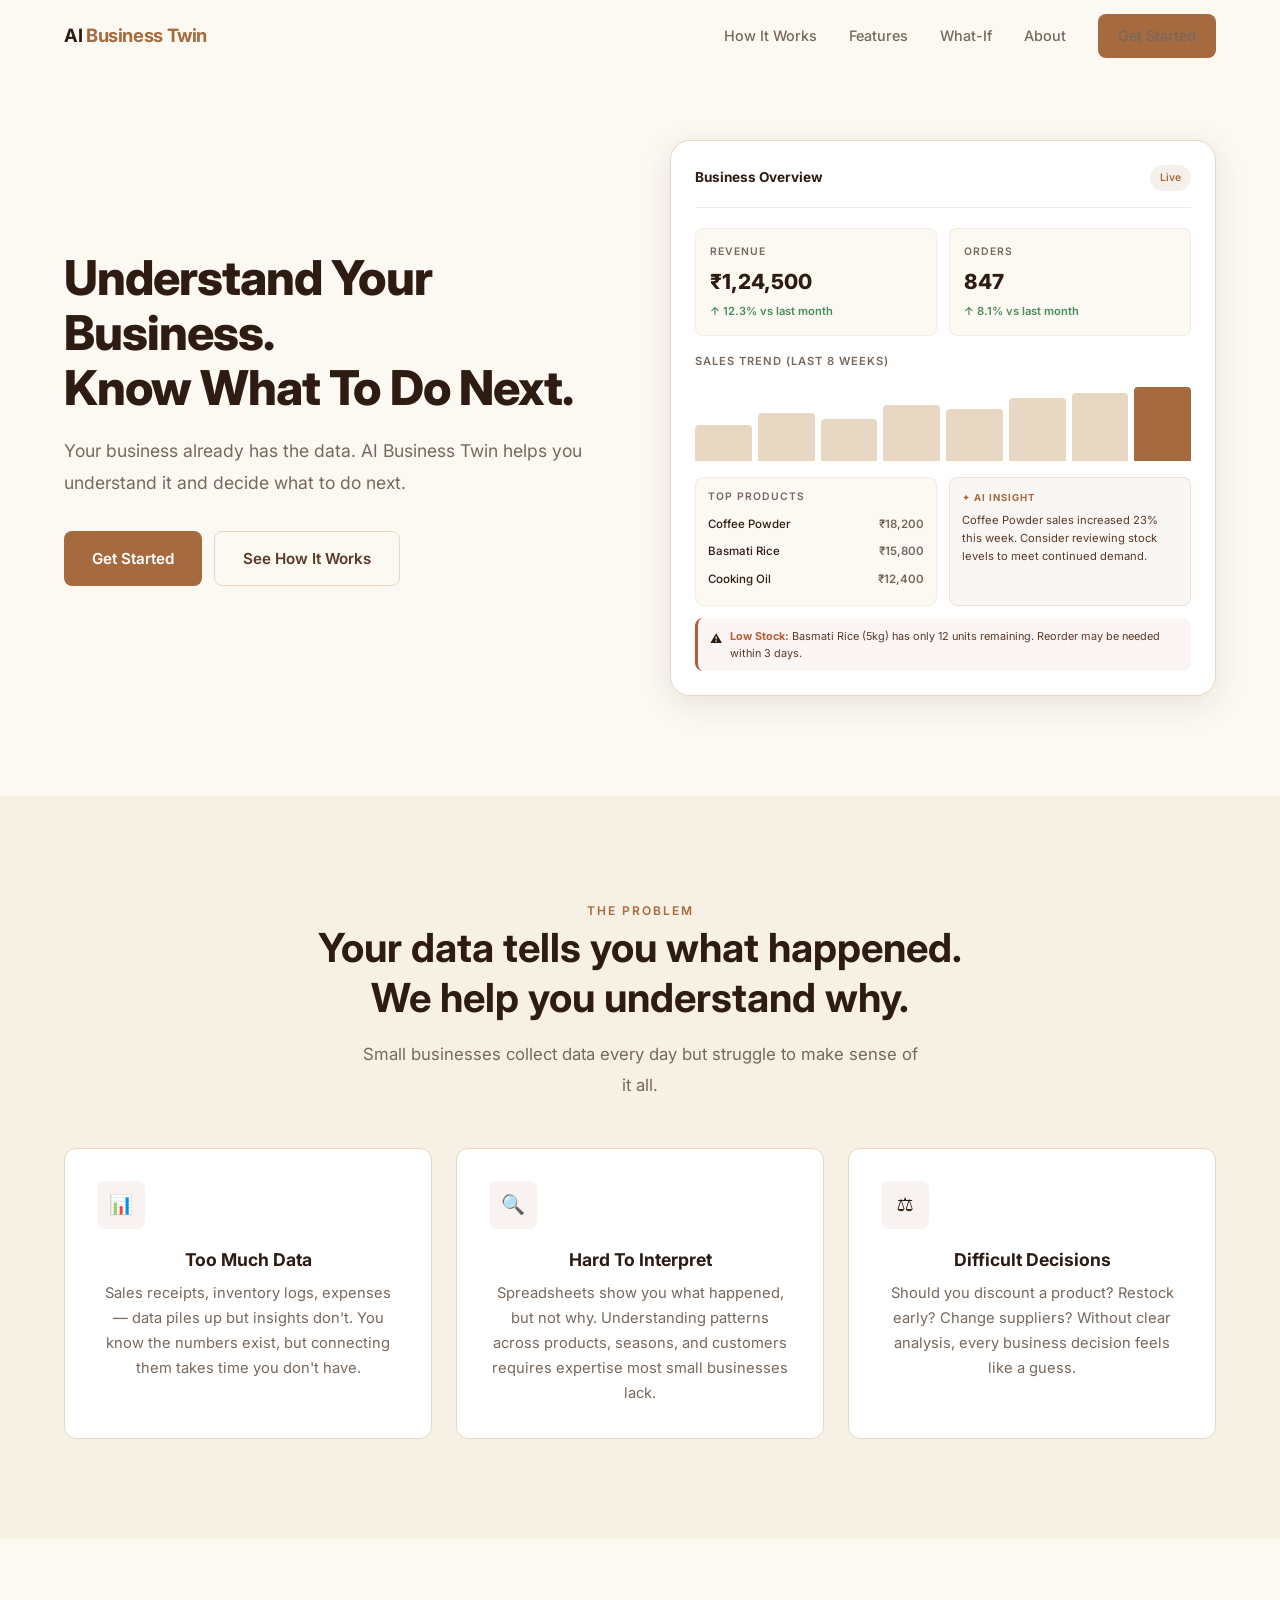
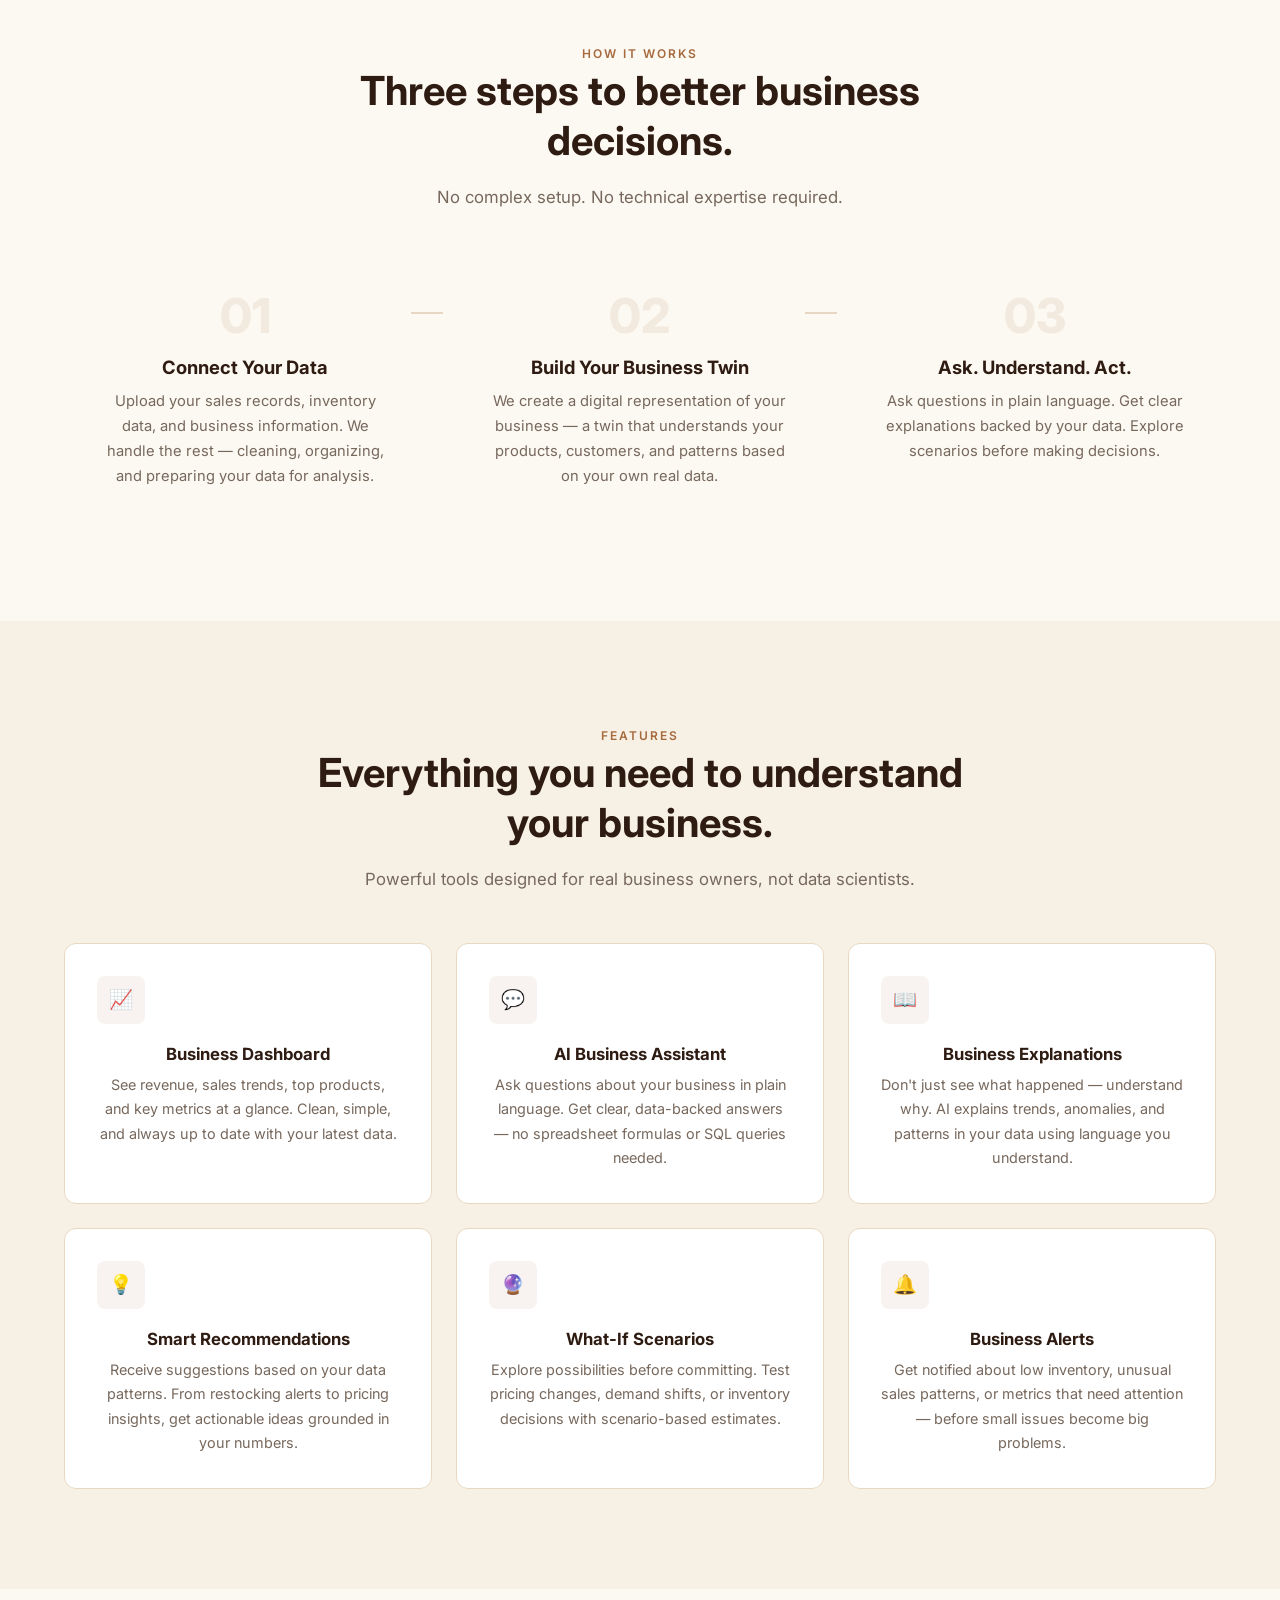
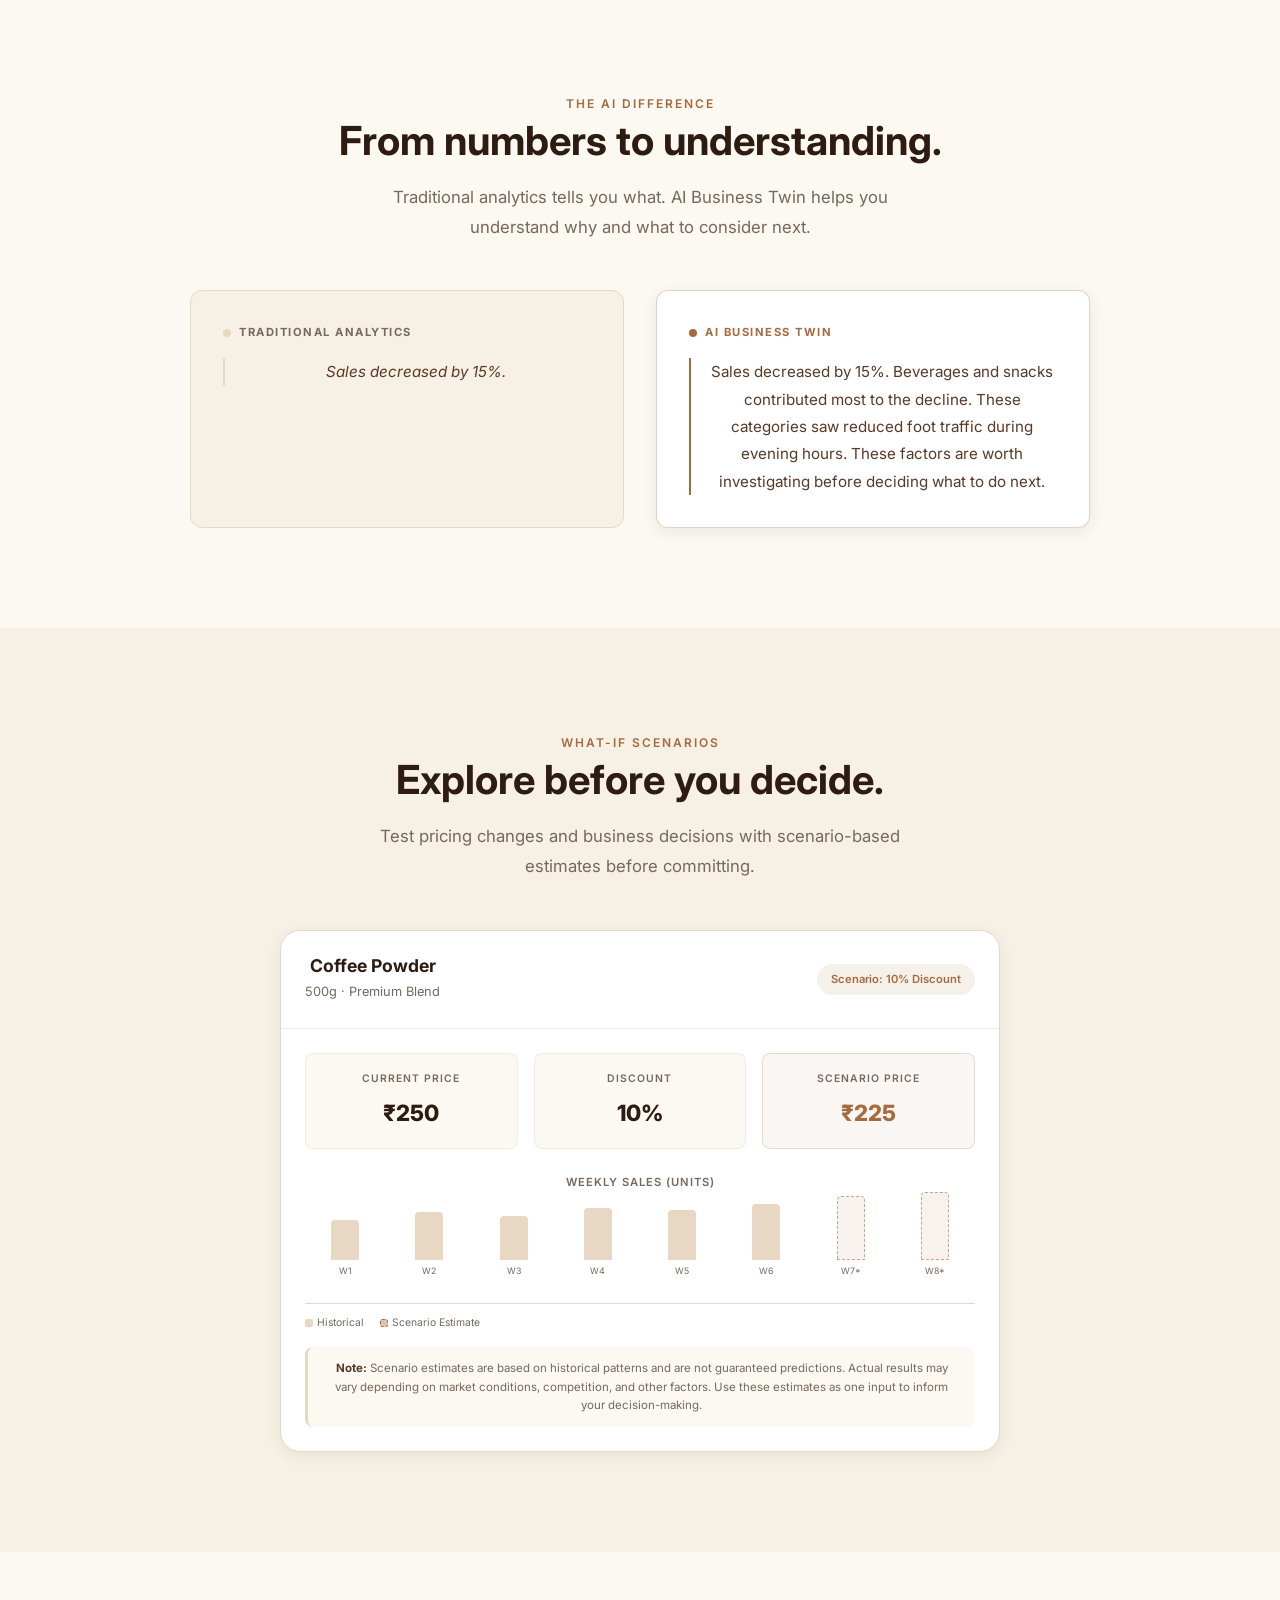
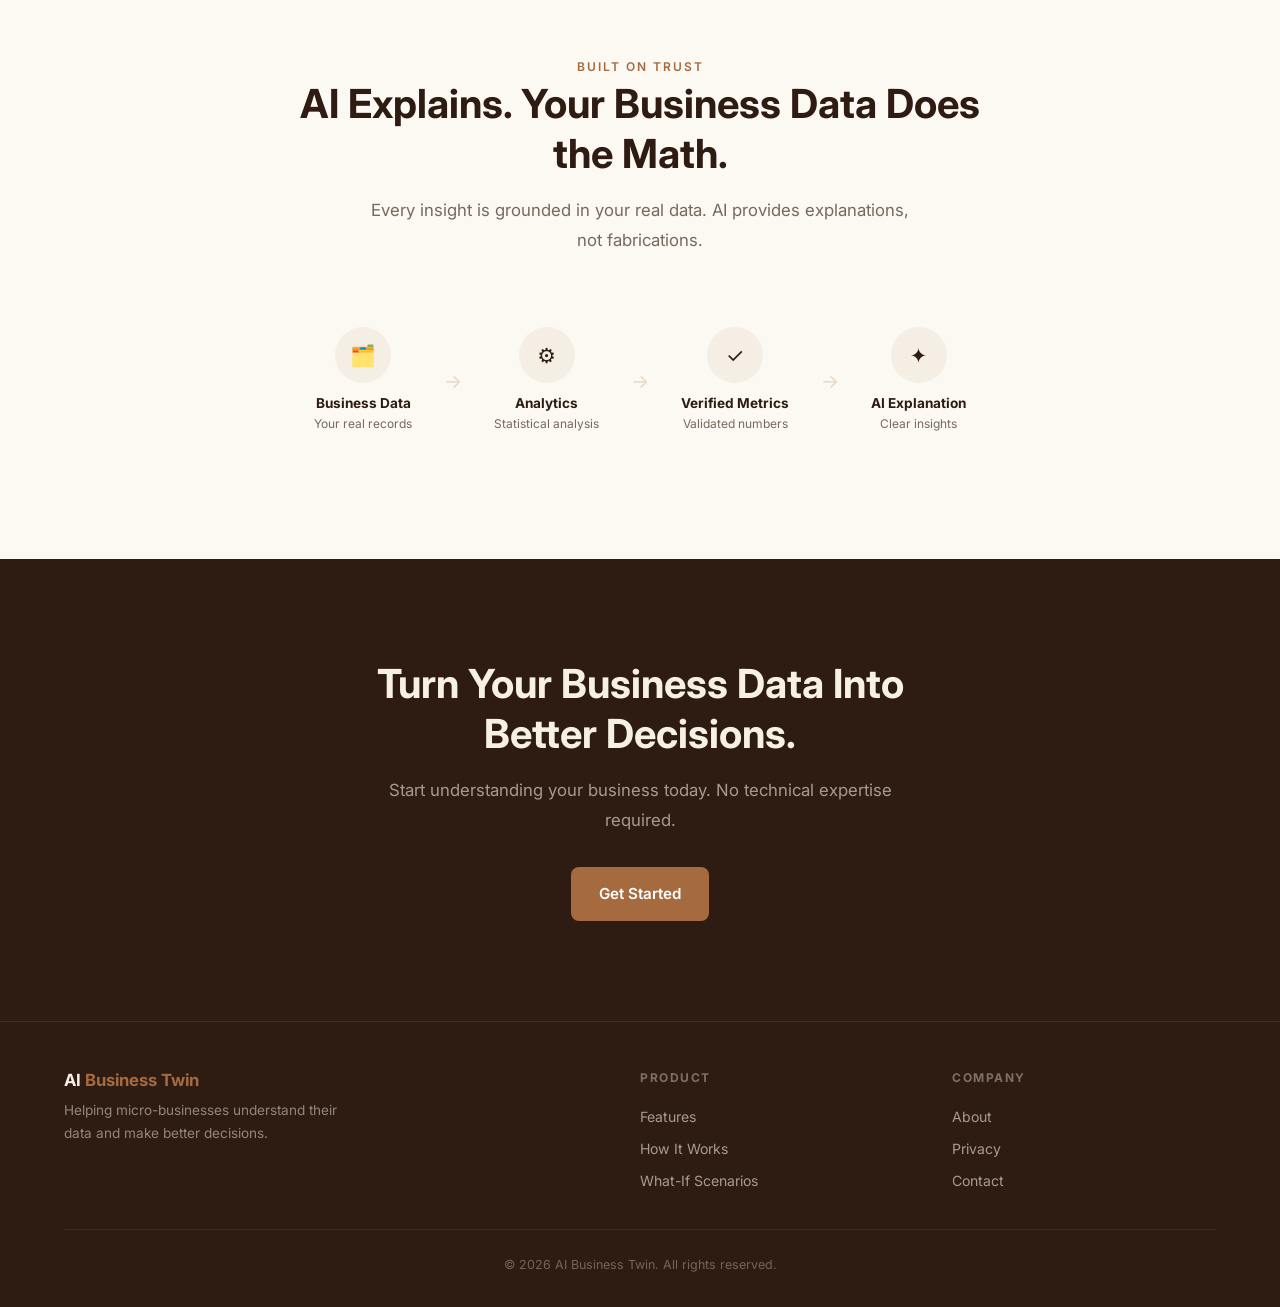
<file: templates/index.html>
<!DOCTYPE html>
<html lang="en">
<head>
  <meta charset="UTF-8" />
  <meta name="viewport" content="width=device-width, initial-scale=1.0" />
  <title>AI Business Twin — Understand Your Business. Know What To Do Next.</title>
  <meta name="description" content="AI Business Twin helps micro-businesses understand their data and decide what to do next. Turn your business data into better decisions." />
  <link rel="preconnect" href="https://fonts.googleapis.com" />
  <link rel="preconnect" href="https://fonts.gstatic.com" crossorigin />
  <link href="https://fonts.googleapis.com/css2?family=Inter:wght@400;500;600;700;800&display=swap" rel="stylesheet" />
  <link rel="stylesheet" href="/static/css/style.css" />
</head>
<body>

  <!-- ===================== NAVBAR ===================== -->
  <nav class="navbar" id="navbar" role="navigation" aria-label="Main navigation">
    <div class="container">
      <a href="#" class="nav-logo" aria-label="AI Business Twin Home">AI <span>Business Twin</span></a>
      <ul class="nav-links" id="nav-links">
        <li><a href="#how-it-works">How It Works</a></li>
        <li><a href="#features">Features</a></li>
        <li><a href="#whatif">What-If</a></li>
        <li><a href="#trust">About</a></li>
        <li><a href="/login" class="btn btn-primary btn-sm">Get Started</a></li>
      </ul>
      <button class="hamburger" id="hamburger" aria-label="Toggle navigation menu" aria-expanded="false">
        <span></span><span></span><span></span>
      </button>
    </div>
  </nav>

  <!-- Mobile nav -->
  <div class="mobile-nav" id="mobile-nav" role="navigation" aria-label="Mobile navigation">
    <a href="#how-it-works">How It Works</a>
    <a href="#features">Features</a>
    <a href="#whatif">What-If</a>
    <a href="#trust">About</a>
    <a href="/login" class="btn btn-primary">Get Started</a>
  </div>

  <!-- ===================== HERO ===================== -->
  <section class="hero" id="hero">
    <div class="container">
      <div class="hero-content">
        <h1 class="hero-title">Understand Your Business.<br />Know What To Do Next.</h1>
        <p class="hero-desc">Your business already has the data. AI Business Twin helps you understand it and decide what to do next.</p>
        <div class="hero-buttons">
          <a href="/login" class="btn btn-primary">Get Started</a>
          <a href="#how-it-works" class="btn btn-secondary">See How It Works</a>
        </div>
      </div>

      <!-- Dashboard Mockup -->
      <div class="hero-visual">
        <div class="dashboard-mockup">
          <div class="dash-header">
            <h4>Business Overview</h4>
            <span class="dash-badge">Live</span>
          </div>

          <div class="dash-metrics">
            <div class="dash-metric-card">
              <div class="dash-metric-label">Revenue</div>
              <div class="dash-metric-value">₹1,24,500</div>
              <div class="dash-metric-change up">↑ 12.3% vs last month</div>
            </div>
            <div class="dash-metric-card">
              <div class="dash-metric-label">Orders</div>
              <div class="dash-metric-value">847</div>
              <div class="dash-metric-change up">↑ 8.1% vs last month</div>
            </div>
          </div>

          <div class="dash-chart">
            <div class="dash-chart-title">Sales Trend (Last 8 Weeks)</div>
            <div class="dash-bars">
              <div class="dash-bar" style="height:45%"></div>
              <div class="dash-bar" style="height:60%"></div>
              <div class="dash-bar" style="height:52%"></div>
              <div class="dash-bar" style="height:70%"></div>
              <div class="dash-bar" style="height:65%"></div>
              <div class="dash-bar" style="height:78%"></div>
              <div class="dash-bar" style="height:85%"></div>
              <div class="dash-bar active" style="height:92%"></div>
            </div>
          </div>

          <div class="dash-bottom">
            <div class="dash-products">
              <h5>Top Products</h5>
              <div class="dash-product-item"><span>Coffee Powder</span><span>₹18,200</span></div>
              <div class="dash-product-item"><span>Basmati Rice</span><span>₹15,800</span></div>
              <div class="dash-product-item"><span>Cooking Oil</span><span>₹12,400</span></div>
            </div>
            <div class="dash-insight">
              <div class="dash-insight-label">✦ AI Insight</div>
              <p>Coffee Powder sales increased 23% this week. Consider reviewing stock levels to meet continued demand.</p>
            </div>
          </div>

          <div class="dash-alert">
            <span class="dash-alert-icon">⚠</span>
            <div class="dash-alert-text"><strong>Low Stock:</strong> Basmati Rice (5kg) has only 12 units remaining. Reorder may be needed within 3 days.</div>
          </div>
        </div>
      </div>
    </div>
  </section>

  <!-- ===================== PROBLEM ===================== -->
  <section class="section problem" id="problem">
    <div class="container section-center">
      <span class="section-label reveal">The Problem</span>
      <h2 class="section-title reveal">Your data tells you what happened. We help you understand why.</h2>
      <p class="section-desc reveal">Small businesses collect data every day but struggle to make sense of it all.</p>

      <div class="problem-grid">
        <div class="problem-card reveal">
          <div class="problem-icon">📊</div>
          <h3>Too Much Data</h3>
          <p>Sales receipts, inventory logs, expenses — data piles up but insights don't. You know the numbers exist, but connecting them takes time you don't have.</p>
        </div>
        <div class="problem-card reveal">
          <div class="problem-icon">🔍</div>
          <h3>Hard To Interpret</h3>
          <p>Spreadsheets show you what happened, but not why. Understanding patterns across products, seasons, and customers requires expertise most small businesses lack.</p>
        </div>
        <div class="problem-card reveal">
          <div class="problem-icon">⚖️</div>
          <h3>Difficult Decisions</h3>
          <p>Should you discount a product? Restock early? Change suppliers? Without clear analysis, every business decision feels like a guess.</p>
        </div>
      </div>
    </div>
  </section>

  <!-- ===================== HOW IT WORKS ===================== -->
  <section class="section" id="how-it-works">
    <div class="container section-center">
      <span class="section-label reveal">How It Works</span>
      <h2 class="section-title reveal">Three steps to better business decisions.</h2>
      <p class="section-desc reveal">No complex setup. No technical expertise required.</p>

      <div class="steps-grid">
        <div class="step-card reveal">
          <div class="step-number">01</div>
          <h3 class="step-title">Connect Your Data</h3>
          <p class="step-desc">Upload your sales records, inventory data, and business information. We handle the rest — cleaning, organizing, and preparing your data for analysis.</p>
        </div>
        <div class="step-card reveal">
          <div class="step-number">02</div>
          <h3 class="step-title">Build Your Business Twin</h3>
          <p class="step-desc">We create a digital representation of your business — a twin that understands your products, customers, and patterns based on your own real data.</p>
        </div>
        <div class="step-card reveal">
          <div class="step-number">03</div>
          <h3 class="step-title">Ask. Understand. Act.</h3>
          <p class="step-desc">Ask questions in plain language. Get clear explanations backed by your data. Explore scenarios before making decisions.</p>
        </div>
      </div>
    </div>
  </section>

  <!-- ===================== FEATURES ===================== -->
  <section class="section features" id="features">
    <div class="container section-center">
      <span class="section-label reveal">Features</span>
      <h2 class="section-title reveal">Everything you need to understand your business.</h2>
      <p class="section-desc reveal">Powerful tools designed for real business owners, not data scientists.</p>

      <div class="features-grid">
        <div class="feature-card reveal">
          <div class="feature-icon">📈</div>
          <h3>Business Dashboard</h3>
          <p>See revenue, sales trends, top products, and key metrics at a glance. Clean, simple, and always up to date with your latest data.</p>
        </div>
        <div class="feature-card reveal">
          <div class="feature-icon">💬</div>
          <h3>AI Business Assistant</h3>
          <p>Ask questions about your business in plain language. Get clear, data-backed answers — no spreadsheet formulas or SQL queries needed.</p>
        </div>
        <div class="feature-card reveal">
          <div class="feature-icon">📖</div>
          <h3>Business Explanations</h3>
          <p>Don't just see what happened — understand why. AI explains trends, anomalies, and patterns in your data using language you understand.</p>
        </div>
        <div class="feature-card reveal">
          <div class="feature-icon">💡</div>
          <h3>Smart Recommendations</h3>
          <p>Receive suggestions based on your data patterns. From restocking alerts to pricing insights, get actionable ideas grounded in your numbers.</p>
        </div>
        <div class="feature-card reveal">
          <div class="feature-icon">🔮</div>
          <h3>What-If Scenarios</h3>
          <p>Explore possibilities before committing. Test pricing changes, demand shifts, or inventory decisions with scenario-based estimates.</p>
        </div>
        <div class="feature-card reveal">
          <div class="feature-icon">🔔</div>
          <h3>Business Alerts</h3>
          <p>Get notified about low inventory, unusual sales patterns, or metrics that need attention — before small issues become big problems.</p>
        </div>
      </div>
    </div>
  </section>

  <!-- ===================== AI DIFFERENCE ===================== -->
  <section class="section" id="ai-difference">
    <div class="container section-center">
      <span class="section-label reveal">The AI Difference</span>
      <h2 class="section-title reveal">From numbers to understanding.</h2>
      <p class="section-desc reveal">Traditional analytics tells you what. AI Business Twin helps you understand why and what to consider next.</p>

      <div class="difference-grid">
        <div class="diff-card traditional reveal">
          <div class="diff-label"><span class="diff-dot"></span> Traditional Analytics</div>
          <blockquote>Sales decreased by 15%.</blockquote>
        </div>
        <div class="diff-card ai-twin reveal">
          <div class="diff-label"><span class="diff-dot"></span> AI Business Twin</div>
          <blockquote>Sales decreased by 15%. Beverages and snacks contributed most to the decline. These categories saw reduced foot traffic during evening hours. These factors are worth investigating before deciding what to do next.</blockquote>
        </div>
      </div>
    </div>
  </section>

  <!-- ===================== WHAT-IF ===================== -->
  <section class="section whatif" id="whatif">
    <div class="container section-center">
      <span class="section-label reveal">What-If Scenarios</span>
      <h2 class="section-title reveal">Explore before you decide.</h2>
      <p class="section-desc reveal">Test pricing changes and business decisions with scenario-based estimates before committing.</p>

      <div class="whatif-visual reveal">
        <div class="whatif-header">
          <div class="whatif-product">
            <h3>Coffee Powder</h3>
            <span>500g · Premium Blend</span>
          </div>
          <span class="whatif-scenario-badge">Scenario: 10% Discount</span>
        </div>

        <div class="whatif-body">
          <div class="whatif-prices">
            <div class="whatif-price-box">
              <div class="whatif-price-label">Current Price</div>
              <div class="whatif-price-value">₹250</div>
            </div>
            <div class="whatif-price-box">
              <div class="whatif-price-label">Discount</div>
              <div class="whatif-price-value">10%</div>
            </div>
            <div class="whatif-price-box scenario">
              <div class="whatif-price-label">Scenario Price</div>
              <div class="whatif-price-value">₹225</div>
            </div>
          </div>

          <div class="whatif-chart">
            <div class="whatif-chart-label">Weekly Sales (units)</div>
            <div class="whatif-chart-bars">
              <div class="whatif-bar-group">
                <div class="whatif-bar actual" style="height:40px"></div>
                <span class="whatif-bar-label">W1</span>
              </div>
              <div class="whatif-bar-group">
                <div class="whatif-bar actual" style="height:48px"></div>
                <span class="whatif-bar-label">W2</span>
              </div>
              <div class="whatif-bar-group">
                <div class="whatif-bar actual" style="height:44px"></div>
                <span class="whatif-bar-label">W3</span>
              </div>
              <div class="whatif-bar-group">
                <div class="whatif-bar actual" style="height:52px"></div>
                <span class="whatif-bar-label">W4</span>
              </div>
              <div class="whatif-bar-group">
                <div class="whatif-bar actual" style="height:50px"></div>
                <span class="whatif-bar-label">W5</span>
              </div>
              <div class="whatif-bar-group">
                <div class="whatif-bar actual" style="height:56px"></div>
                <span class="whatif-bar-label">W6</span>
              </div>
              <div class="whatif-bar-group">
                <div class="whatif-bar projected" style="height:64px"></div>
                <span class="whatif-bar-label">W7*</span>
              </div>
              <div class="whatif-bar-group">
                <div class="whatif-bar projected" style="height:68px"></div>
                <span class="whatif-bar-label">W8*</span>
              </div>
            </div>
            <div class="whatif-chart-legend">
              <span><span class="legend-dot actual"></span> Historical</span>
              <span><span class="legend-dot projected"></span> Scenario Estimate</span>
            </div>
          </div>

          <div class="whatif-disclaimer">
            <strong>Note:</strong> Scenario estimates are based on historical patterns and are not guaranteed predictions. Actual results may vary depending on market conditions, competition, and other factors. Use these estimates as one input to inform your decision-making.
          </div>
        </div>
      </div>
    </div>
  </section>

  <!-- ===================== TRUST ===================== -->
  <section class="section" id="trust">
    <div class="container section-center">
      <span class="section-label reveal">Built On Trust</span>
      <h2 class="section-title reveal">AI Explains. Your Business Data Does the Math.</h2>
      <p class="section-desc reveal">Every insight is grounded in your real data. AI provides explanations, not fabrications.</p>

      <div class="trust-pipeline reveal">
        <div class="trust-step">
          <div class="trust-step-icon">🗂️</div>
          <h4>Business Data</h4>
          <p>Your real records</p>
        </div>
        <span class="trust-arrow" aria-hidden="true">→</span>
        <div class="trust-step">
          <div class="trust-step-icon">⚙️</div>
          <h4>Analytics</h4>
          <p>Statistical analysis</p>
        </div>
        <span class="trust-arrow" aria-hidden="true">→</span>
        <div class="trust-step">
          <div class="trust-step-icon">✓</div>
          <h4>Verified Metrics</h4>
          <p>Validated numbers</p>
        </div>
        <span class="trust-arrow" aria-hidden="true">→</span>
        <div class="trust-step">
          <div class="trust-step-icon">✦</div>
          <h4>AI Explanation</h4>
          <p>Clear insights</p>
        </div>
      </div>
    </div>
  </section>

  <!-- ===================== FINAL CTA ===================== -->
  <section class="section cta" id="cta">
    <div class="container">
      <h2 class="section-title reveal">Turn Your Business Data Into Better Decisions.</h2>
      <p class="section-desc reveal">Start understanding your business today. No technical expertise required.</p>
      <a href="/login" class="btn btn-primary reveal">Get Started</a>
    </div>
  </section>

  <!-- ===================== FOOTER ===================== -->
  <footer class="footer" role="contentinfo">
    <div class="container">
      <div class="footer-grid">
        <div class="footer-brand">
          <h3>AI <span>Business Twin</span></h3>
          <p>Helping micro-businesses understand their data and make better decisions.</p>
        </div>
        <div class="footer-col">
          <h4>Product</h4>
          <a href="#features">Features</a>
          <a href="#how-it-works">How It Works</a>
          <a href="#whatif">What-If Scenarios</a>
        </div>
        <div class="footer-col">
          <h4>Company</h4>
          <a href="#trust">About</a>
          <a href="#">Privacy</a>
          <a href="#">Contact</a>
        </div>
      </div>
      <div class="footer-bottom">
        &copy; 2026 AI Business Twin. All rights reserved.
      </div>
    </div>
  </footer>

  <script src="/static/js/main.js"></script>
</body>
</html>
</file>
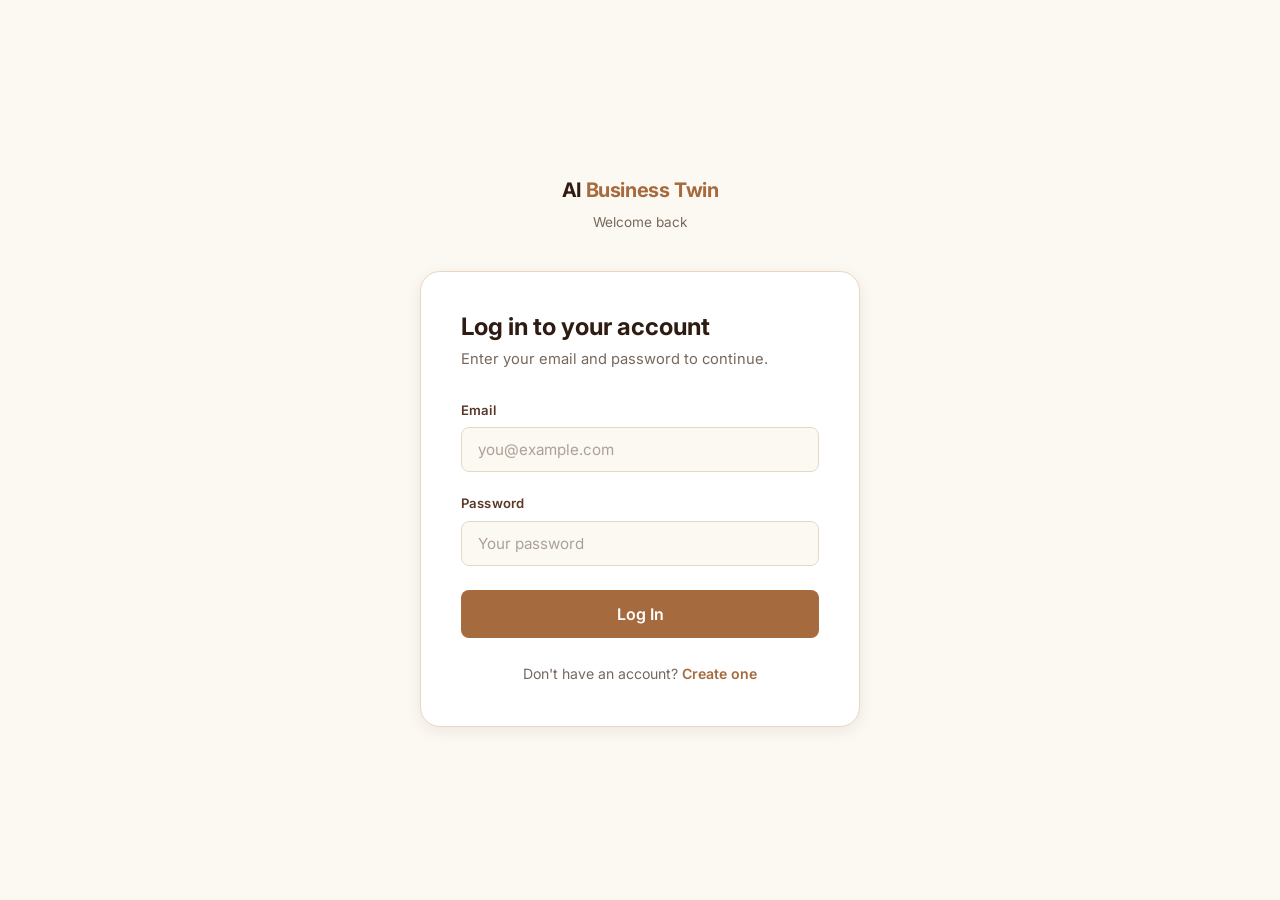
<file: templates/login.html>
<!DOCTYPE html>
<html lang="en">
<head>
  <meta charset="UTF-8" />
  <meta name="viewport" content="width=device-width, initial-scale=1.0" />
  <title>Login — AI Business Twin</title>
  <meta name="description" content="Log in to your AI Business Twin account." />
  <link rel="preconnect" href="https://fonts.googleapis.com" />
  <link rel="preconnect" href="https://fonts.gstatic.com" crossorigin />
  <link href="https://fonts.googleapis.com/css2?family=Inter:wght@400;500;600;700;800&display=swap" rel="stylesheet" />
  <link rel="stylesheet" href="/static/css/style.css" />
  <link rel="stylesheet" href="/static/css/auth.css" />
</head>
<body>

  <main class="auth-page">
    <div class="auth-container">

      <div class="auth-logo">
        <a href="/">AI <span>Business Twin</span></a>
        <p>Welcome back</p>
      </div>

      <div class="auth-card">
        <h1>Log in to your account</h1>
        <p class="auth-subtitle">Enter your email and password to continue.</p>

        <div class="auth-message" id="auth-message" role="alert"></div>

        <form class="auth-form" id="login-form" novalidate>
          <div class="form-group">
            <label for="email">Email</label>
            <input type="email" id="email" name="email" placeholder="you@example.com" required autocomplete="email" />
          </div>

          <div class="form-group">
            <label for="password">Password</label>
            <input type="password" id="password" name="password" placeholder="Your password" required autocomplete="current-password" />
          </div>

          <button type="submit" class="btn btn-primary" id="submit-btn">Log In</button>
        </form>

        <div class="auth-footer">
          Don't have an account? <a href="/register">Create one</a>
        </div>
      </div>

    </div>
  </main>

  <script src="/static/js/auth.js"></script>
</body>
</html>
</file>
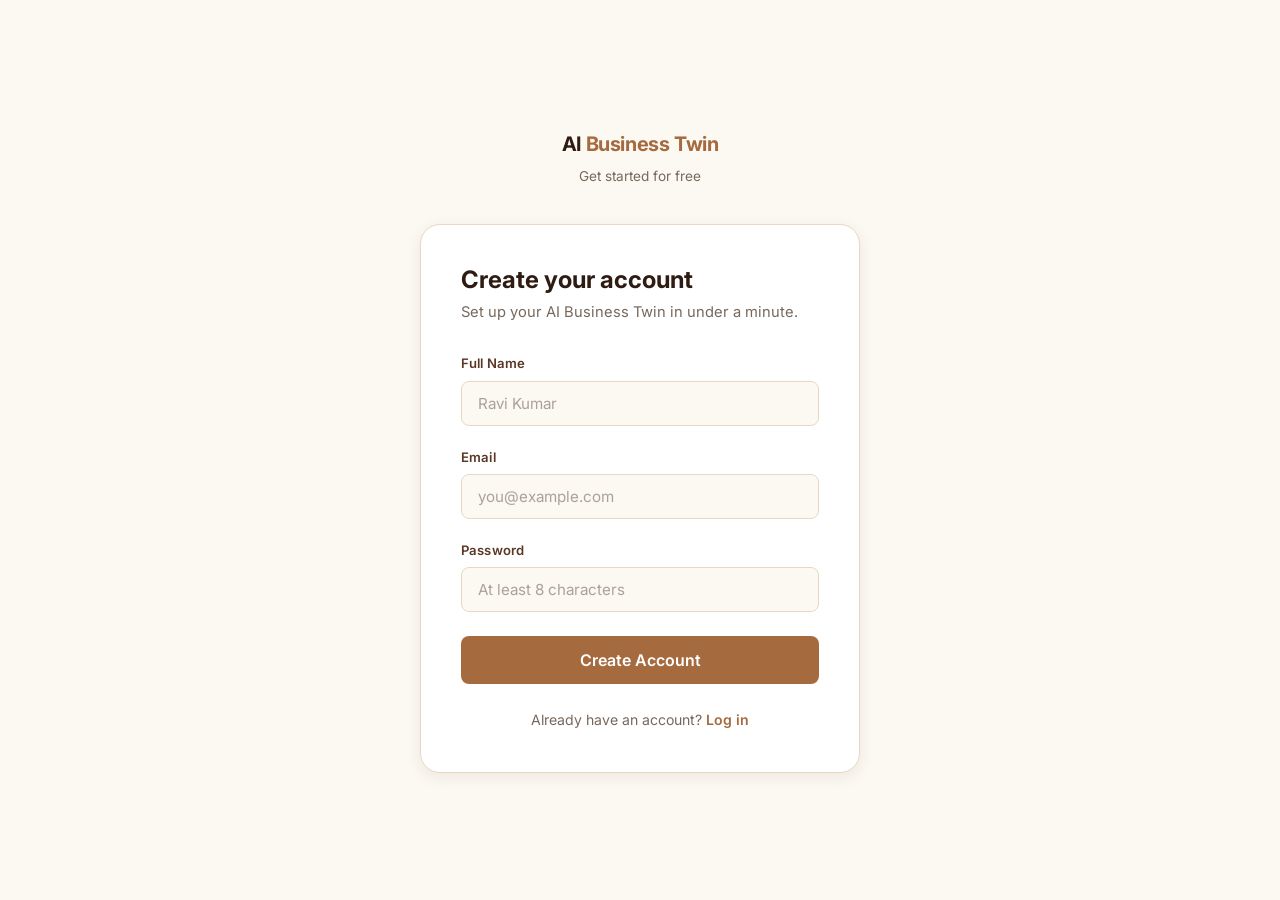
<file: templates/register.html>
<!DOCTYPE html>
<html lang="en">
<head>
  <meta charset="UTF-8" />
  <meta name="viewport" content="width=device-width, initial-scale=1.0" />
  <title>Register — AI Business Twin</title>
  <meta name="description" content="Create your AI Business Twin account." />
  <link rel="preconnect" href="https://fonts.googleapis.com" />
  <link rel="preconnect" href="https://fonts.gstatic.com" crossorigin />
  <link href="https://fonts.googleapis.com/css2?family=Inter:wght@400;500;600;700;800&display=swap" rel="stylesheet" />
  <link rel="stylesheet" href="/static/css/style.css" />
  <link rel="stylesheet" href="/static/css/auth.css" />
</head>
<body>

  <main class="auth-page">
    <div class="auth-container">

      <div class="auth-logo">
        <a href="/">AI <span>Business Twin</span></a>
        <p>Get started for free</p>
      </div>

      <div class="auth-card">
        <h1>Create your account</h1>
        <p class="auth-subtitle">Set up your AI Business Twin in under a minute.</p>

        <div class="auth-message" id="auth-message" role="alert"></div>

        <form class="auth-form" id="register-form" novalidate>
          <div class="form-group">
            <label for="name">Full Name</label>
            <input type="text" id="name" name="name" placeholder="Ravi Kumar" required autocomplete="name" />
          </div>

          <div class="form-group">
            <label for="email">Email</label>
            <input type="email" id="email" name="email" placeholder="you@example.com" required autocomplete="email" />
          </div>

          <div class="form-group">
            <label for="password">Password</label>
            <input type="password" id="password" name="password" placeholder="At least 8 characters" required minlength="8" autocomplete="new-password" />
          </div>

          <button type="submit" class="btn btn-primary" id="submit-btn">Create Account</button>
        </form>

        <div class="auth-footer">
          Already have an account? <a href="/login">Log in</a>
        </div>
      </div>

    </div>
  </main>

  <script src="/static/js/auth.js"></script>
</body>
</html>
</file>
<file: static/css/style.css>
/* ===================================================
   AI Business Twin — Landing Page Styles
   Premium cream + brown theme
   =================================================== */

/* --- Design Tokens --- */
:root {
  --dark-brown: #2E1B12;
  --brown: #5A3825;
  --cream: #F7F1E5;
  --light-cream: #FCF9F2;
  --beige: #E8D8C3;
  --accent: #A66A3F;
  --muted: #77685D;
  --white: #FFFFFF;
  --shadow-sm: 0 1px 3px rgba(46, 27, 18, 0.06);
  --shadow-md: 0 4px 16px rgba(46, 27, 18, 0.08);
  --shadow-lg: 0 8px 32px rgba(46, 27, 18, 0.10);
  --radius-sm: 8px;
  --radius-md: 12px;
  --radius-lg: 20px;
  --transition: 0.25s ease;
  --font: 'Inter', system-ui, -apple-system, sans-serif;
  --max-width: 1200px;
}

/* --- Reset & Base --- */
*, *::before, *::after { box-sizing: border-box; margin: 0; padding: 0; }

html {
  scroll-behavior: smooth;
  font-size: 16px;
  -webkit-font-smoothing: antialiased;
  -moz-osx-font-smoothing: grayscale;
}

body {
  font-family: var(--font);
  color: var(--dark-brown);
  background: var(--light-cream);
  line-height: 1.7;
  overflow-x: hidden;
}

img { max-width: 100%; display: block; }
a { text-decoration: none; color: inherit; }
ul { list-style: none; }
button { cursor: pointer; font-family: inherit; border: none; }
h1, h2, h3, h4, h5 { line-height: 1.25; }

.container {
  width: 100%;
  max-width: var(--max-width);
  margin: 0 auto;
  padding: 0 24px;
}

/* --- Section spacing --- */
.section {
  padding: 100px 0;
}

.section-label {
  font-size: 0.75rem;
  font-weight: 600;
  text-transform: uppercase;
  letter-spacing: 2px;
  color: var(--accent);
  margin-bottom: 12px;
}

.section-title {
  font-size: clamp(1.75rem, 3.5vw, 2.5rem);
  font-weight: 700;
  color: var(--dark-brown);
  margin-bottom: 16px;
  max-width: 680px;
}

.section-desc {
  font-size: 1.05rem;
  color: var(--muted);
  max-width: 560px;
  line-height: 1.8;
}

.section-center {
  text-align: center;
}
.section-center .section-title,
.section-center .section-desc {
  margin-left: auto;
  margin-right: auto;
}

/* --- Buttons --- */
.btn {
  display: inline-flex;
  align-items: center;
  gap: 8px;
  padding: 14px 28px;
  border-radius: var(--radius-sm);
  font-size: 0.95rem;
  font-weight: 600;
  transition: all var(--transition);
  white-space: nowrap;
}

.btn-primary {
  background: var(--accent);
  color: var(--white);
}
.btn-primary:hover {
  background: #8F5A35;
  transform: translateY(-1px);
  box-shadow: 0 4px 12px rgba(166, 106, 63, 0.3);
}

.btn-secondary {
  background: transparent;
  color: var(--brown);
  border: 1.5px solid var(--beige);
}
.btn-secondary:hover {
  border-color: var(--accent);
  color: var(--accent);
  transform: translateY(-1px);
}

.btn-sm {
  padding: 10px 20px;
  font-size: 0.85rem;
}

/* =====================================================
   NAVBAR
   ===================================================== */
.navbar {
  position: fixed;
  top: 0;
  left: 0;
  width: 100%;
  z-index: 1000;
  background: rgba(252, 249, 242, 0.85);
  backdrop-filter: blur(16px);
  -webkit-backdrop-filter: blur(16px);
  border-bottom: 1px solid transparent;
  transition: border-color var(--transition), box-shadow var(--transition);
}
.navbar.scrolled {
  border-bottom-color: var(--beige);
  box-shadow: var(--shadow-sm);
}

.navbar .container {
  display: flex;
  align-items: center;
  justify-content: space-between;
  height: 72px;
}

.nav-logo {
  font-size: 1.15rem;
  font-weight: 700;
  color: var(--dark-brown);
  letter-spacing: -0.02em;
}
.nav-logo span {
  color: var(--accent);
}

.nav-links {
  display: flex;
  align-items: center;
  gap: 32px;
}

.nav-links a {
  font-size: 0.9rem;
  font-weight: 500;
  color: var(--muted);
  transition: color var(--transition);
  position: relative;
}
.nav-links a::after {
  content: '';
  position: absolute;
  bottom: -4px;
  left: 0;
  width: 0;
  height: 2px;
  background: var(--accent);
  transition: width var(--transition);
  border-radius: 1px;
}
.nav-links a:hover { color: var(--dark-brown); }
.nav-links a:hover::after { width: 100%; }

/* Hamburger */
.hamburger {
  display: none;
  flex-direction: column;
  gap: 5px;
  background: none;
  padding: 4px;
}
.hamburger span {
  display: block;
  width: 22px;
  height: 2px;
  background: var(--dark-brown);
  transition: all var(--transition);
  border-radius: 2px;
}
.hamburger.active span:nth-child(1) { transform: rotate(45deg) translate(5px, 5px); }
.hamburger.active span:nth-child(2) { opacity: 0; }
.hamburger.active span:nth-child(3) { transform: rotate(-45deg) translate(5px, -5px); }

/* Mobile nav */
.mobile-nav {
  display: none;
  position: fixed;
  top: 72px;
  left: 0;
  width: 100%;
  background: var(--light-cream);
  border-bottom: 1px solid var(--beige);
  padding: 24px;
  z-index: 999;
  box-shadow: var(--shadow-md);
}
.mobile-nav.open { display: block; }
.mobile-nav a {
  display: block;
  padding: 12px 0;
  font-size: 1rem;
  font-weight: 500;
  color: var(--muted);
  border-bottom: 1px solid rgba(232, 216, 195, 0.5);
  transition: color var(--transition);
}
.mobile-nav a:last-child { border-bottom: none; }
.mobile-nav a:hover { color: var(--dark-brown); }
.mobile-nav .btn {
  margin-top: 16px;
  width: 100%;
  justify-content: center;
}

/* =====================================================
   HERO
   ===================================================== */
.hero {
  padding-top: 140px;
  padding-bottom: 100px;
  background: var(--light-cream);
}

.hero .container {
  display: grid;
  grid-template-columns: 1fr 1fr;
  gap: 60px;
  align-items: center;
}

.hero-content {
  max-width: 540px;
}

.hero-title {
  font-size: clamp(2rem, 4.5vw, 3rem);
  font-weight: 800;
  line-height: 1.15;
  color: var(--dark-brown);
  margin-bottom: 20px;
  letter-spacing: -0.02em;
}

.hero-desc {
  font-size: 1.1rem;
  color: var(--muted);
  line-height: 1.8;
  margin-bottom: 32px;
}

.hero-buttons {
  display: flex;
  gap: 12px;
  flex-wrap: wrap;
}

/* --- Dashboard mockup --- */
.hero-visual {
  position: relative;
}

.dashboard-mockup {
  background: var(--white);
  border-radius: var(--radius-lg);
  border: 1px solid var(--beige);
  box-shadow: var(--shadow-lg);
  padding: 24px;
  position: relative;
}

.dash-header {
  display: flex;
  justify-content: space-between;
  align-items: center;
  margin-bottom: 20px;
  padding-bottom: 16px;
  border-bottom: 1px solid rgba(232, 216, 195, 0.5);
}

.dash-header h4 {
  font-size: 0.85rem;
  font-weight: 700;
  color: var(--dark-brown);
}

.dash-badge {
  font-size: 0.65rem;
  font-weight: 600;
  padding: 4px 10px;
  background: rgba(166, 106, 63, 0.1);
  color: var(--accent);
  border-radius: 20px;
}

.dash-metrics {
  display: grid;
  grid-template-columns: 1fr 1fr;
  gap: 12px;
  margin-bottom: 16px;
}

.dash-metric-card {
  background: var(--light-cream);
  border-radius: var(--radius-sm);
  padding: 14px;
  border: 1px solid rgba(232, 216, 195, 0.4);
}

.dash-metric-label {
  font-size: 0.65rem;
  font-weight: 600;
  text-transform: uppercase;
  letter-spacing: 1px;
  color: var(--muted);
  margin-bottom: 4px;
}

.dash-metric-value {
  font-size: 1.3rem;
  font-weight: 800;
  color: var(--dark-brown);
}

.dash-metric-change {
  font-size: 0.7rem;
  font-weight: 600;
  margin-top: 2px;
}
.dash-metric-change.up { color: #4A8C5C; }
.dash-metric-change.down { color: #B85C3A; }

/* Bar chart */
.dash-chart {
  margin-bottom: 16px;
}

.dash-chart-title {
  font-size: 0.7rem;
  font-weight: 600;
  color: var(--muted);
  text-transform: uppercase;
  letter-spacing: 1px;
  margin-bottom: 10px;
}

.dash-bars {
  display: flex;
  align-items: flex-end;
  gap: 6px;
  height: 80px;
}

.dash-bar {
  flex: 1;
  background: var(--beige);
  border-radius: 4px 4px 0 0;
  transition: background var(--transition);
  position: relative;
}
.dash-bar.active { background: var(--accent); }
.dash-bar:hover { background: var(--accent); opacity: 0.8; }

.dash-bottom {
  display: grid;
  grid-template-columns: 1fr 1fr;
  gap: 12px;
}

/* Top products mini */
.dash-products {
  background: var(--light-cream);
  border-radius: var(--radius-sm);
  padding: 12px;
  border: 1px solid rgba(232, 216, 195, 0.4);
}
.dash-products h5 {
  font-size: 0.65rem;
  font-weight: 600;
  text-transform: uppercase;
  letter-spacing: 1px;
  color: var(--muted);
  margin-bottom: 8px;
}
.dash-product-item {
  display: flex;
  justify-content: space-between;
  align-items: center;
  padding: 4px 0;
  font-size: 0.72rem;
}
.dash-product-item span:first-child { color: var(--dark-brown); font-weight: 500; }
.dash-product-item span:last-child { color: var(--muted); font-weight: 600; }

/* AI Insight */
.dash-insight {
  background: rgba(166, 106, 63, 0.06);
  border-radius: var(--radius-sm);
  padding: 12px;
  border: 1px solid rgba(166, 106, 63, 0.15);
}
.dash-insight-label {
  font-size: 0.6rem;
  font-weight: 700;
  text-transform: uppercase;
  letter-spacing: 1px;
  color: var(--accent);
  margin-bottom: 6px;
  display: flex;
  align-items: center;
  gap: 4px;
}
.dash-insight p {
  font-size: 0.7rem;
  color: var(--brown);
  line-height: 1.6;
}

/* Inventory alert */
.dash-alert {
  margin-top: 12px;
  background: rgba(184, 92, 58, 0.06);
  border-radius: var(--radius-sm);
  padding: 10px 12px;
  border-left: 3px solid #B85C3A;
  display: flex;
  align-items: flex-start;
  gap: 8px;
}
.dash-alert-icon {
  font-size: 0.75rem;
  margin-top: 1px;
}
.dash-alert-text {
  font-size: 0.68rem;
  color: var(--brown);
  line-height: 1.5;
}
.dash-alert-text strong { color: #B85C3A; }

/* =====================================================
   PROBLEM
   ===================================================== */
.problem {
  background: var(--cream);
}

.problem-grid {
  display: grid;
  grid-template-columns: repeat(3, 1fr);
  gap: 24px;
  margin-top: 48px;
}

.problem-card {
  background: var(--white);
  border-radius: var(--radius-md);
  padding: 32px;
  border: 1px solid var(--beige);
  transition: all var(--transition);
}
.problem-card:hover {
  transform: translateY(-2px);
  box-shadow: var(--shadow-md);
}

.problem-icon {
  width: 48px;
  height: 48px;
  border-radius: var(--radius-sm);
  background: rgba(166, 106, 63, 0.08);
  display: flex;
  align-items: center;
  justify-content: center;
  font-size: 1.2rem;
  margin-bottom: 20px;
}

.problem-card h3 {
  font-size: 1.1rem;
  font-weight: 700;
  color: var(--dark-brown);
  margin-bottom: 10px;
}

.problem-card p {
  font-size: 0.92rem;
  color: var(--muted);
  line-height: 1.7;
}

/* =====================================================
   HOW IT WORKS
   ===================================================== */
.steps-grid {
  display: grid;
  grid-template-columns: repeat(3, 1fr);
  gap: 32px;
  margin-top: 48px;
}

.step-card {
  position: relative;
  padding: 32px;
}

.step-number {
  font-size: 3rem;
  font-weight: 800;
  color: rgba(166, 106, 63, 0.1);
  line-height: 1;
  margin-bottom: 16px;
}

.step-title {
  font-size: 1.15rem;
  font-weight: 700;
  color: var(--dark-brown);
  margin-bottom: 10px;
}

.step-desc {
  font-size: 0.92rem;
  color: var(--muted);
  line-height: 1.7;
}

/* Connector line between steps */
.step-card:not(:last-child)::after {
  content: '';
  position: absolute;
  top: 52px;
  right: -16px;
  width: 32px;
  height: 2px;
  background: var(--beige);
}

/* =====================================================
   FEATURES
   ===================================================== */
.features {
  background: var(--cream);
}

.features-grid {
  display: grid;
  grid-template-columns: repeat(3, 1fr);
  gap: 24px;
  margin-top: 48px;
}

.feature-card {
  background: var(--white);
  border-radius: var(--radius-md);
  padding: 32px;
  border: 1px solid var(--beige);
  transition: all var(--transition);
}
.feature-card:hover {
  transform: translateY(-2px);
  box-shadow: var(--shadow-md);
  border-color: rgba(166, 106, 63, 0.25);
}

.feature-icon {
  width: 48px;
  height: 48px;
  border-radius: var(--radius-sm);
  background: rgba(166, 106, 63, 0.08);
  display: flex;
  align-items: center;
  justify-content: center;
  font-size: 1.2rem;
  margin-bottom: 20px;
}

.feature-card h3 {
  font-size: 1.05rem;
  font-weight: 700;
  color: var(--dark-brown);
  margin-bottom: 8px;
}

.feature-card p {
  font-size: 0.9rem;
  color: var(--muted);
  line-height: 1.7;
}

/* =====================================================
   AI DIFFERENCE
   ===================================================== */
.difference-grid {
  display: grid;
  grid-template-columns: 1fr 1fr;
  gap: 32px;
  margin-top: 48px;
  max-width: 900px;
  margin-left: auto;
  margin-right: auto;
}

.diff-card {
  border-radius: var(--radius-md);
  padding: 32px;
  border: 1px solid var(--beige);
}

.diff-card.traditional {
  background: var(--cream);
}

.diff-card.ai-twin {
  background: var(--white);
  border-color: rgba(166, 106, 63, 0.3);
  box-shadow: var(--shadow-md);
}

.diff-label {
  font-size: 0.7rem;
  font-weight: 700;
  text-transform: uppercase;
  letter-spacing: 1.5px;
  margin-bottom: 16px;
  display: flex;
  align-items: center;
  gap: 8px;
}

.diff-card.traditional .diff-label { color: var(--muted); }
.diff-card.ai-twin .diff-label { color: var(--accent); }

.diff-dot {
  width: 8px;
  height: 8px;
  border-radius: 50%;
}
.diff-card.traditional .diff-dot { background: var(--beige); }
.diff-card.ai-twin .diff-dot { background: var(--accent); }

.diff-card blockquote {
  font-size: 0.95rem;
  color: var(--brown);
  line-height: 1.8;
  padding-left: 16px;
  border-left: 2px solid var(--beige);
  font-style: italic;
}
.diff-card.ai-twin blockquote {
  border-left-color: var(--accent);
  font-style: normal;
}

/* =====================================================
   WHAT-IF SCENARIO
   ===================================================== */
.whatif {
  background: var(--cream);
}

.whatif-visual {
  max-width: 720px;
  margin: 48px auto 0;
  background: var(--white);
  border-radius: var(--radius-lg);
  border: 1px solid var(--beige);
  overflow: hidden;
  box-shadow: var(--shadow-md);
}

.whatif-header {
  display: flex;
  justify-content: space-between;
  align-items: center;
  padding: 24px;
  border-bottom: 1px solid rgba(232, 216, 195, 0.5);
}

.whatif-product h3 {
  font-size: 1.1rem;
  font-weight: 700;
  color: var(--dark-brown);
}
.whatif-product span {
  font-size: 0.8rem;
  color: var(--muted);
}

.whatif-scenario-badge {
  font-size: 0.7rem;
  font-weight: 600;
  padding: 6px 14px;
  background: rgba(166, 106, 63, 0.1);
  color: var(--accent);
  border-radius: 20px;
}

.whatif-body {
  padding: 24px;
}

.whatif-prices {
  display: grid;
  grid-template-columns: 1fr 1fr 1fr;
  gap: 16px;
  margin-bottom: 24px;
}

.whatif-price-box {
  text-align: center;
  padding: 16px;
  border-radius: var(--radius-sm);
  background: var(--light-cream);
  border: 1px solid rgba(232, 216, 195, 0.4);
}
.whatif-price-box.scenario {
  background: rgba(166, 106, 63, 0.06);
  border-color: rgba(166, 106, 63, 0.2);
}

.whatif-price-label {
  font-size: 0.65rem;
  font-weight: 600;
  text-transform: uppercase;
  letter-spacing: 1px;
  color: var(--muted);
  margin-bottom: 6px;
}

.whatif-price-value {
  font-size: 1.4rem;
  font-weight: 800;
  color: var(--dark-brown);
}
.whatif-price-box.scenario .whatif-price-value { color: var(--accent); }

/* Simple chart for what-if */
.whatif-chart {
  margin-bottom: 16px;
}

.whatif-chart-label {
  font-size: 0.7rem;
  font-weight: 600;
  color: var(--muted);
  text-transform: uppercase;
  letter-spacing: 1px;
  margin-bottom: 12px;
}

.whatif-chart-bars {
  display: flex;
  align-items: flex-end;
  gap: 4px;
  height: 100px;
  padding-bottom: 24px;
  position: relative;
  border-bottom: 1px solid var(--beige);
}

.whatif-bar-group {
  flex: 1;
  display: flex;
  flex-direction: column;
  align-items: center;
  gap: 4px;
}

.whatif-bar {
  width: 100%;
  max-width: 28px;
  border-radius: 4px 4px 0 0;
}
.whatif-bar.actual { background: var(--beige); }
.whatif-bar.projected { background: var(--accent); opacity: 0.6; border: 1px dashed var(--accent); background: rgba(166, 106, 63, 0.15); }

.whatif-bar-label {
  font-size: 0.55rem;
  color: var(--muted);
  text-align: center;
}

.whatif-chart-legend {
  display: flex;
  gap: 16px;
  margin-top: 10px;
}
.whatif-chart-legend span {
  display: flex;
  align-items: center;
  gap: 4px;
  font-size: 0.65rem;
  color: var(--muted);
}
.legend-dot {
  width: 8px;
  height: 8px;
  border-radius: 2px;
}
.legend-dot.actual { background: var(--beige); }
.legend-dot.projected { background: rgba(166, 106, 63, 0.4); border: 1px dashed var(--accent); }

.whatif-disclaimer {
  font-size: 0.72rem;
  color: var(--muted);
  padding: 12px 16px;
  background: var(--light-cream);
  border-radius: var(--radius-sm);
  border-left: 3px solid var(--beige);
  line-height: 1.6;
}
.whatif-disclaimer strong { color: var(--brown); }

/* =====================================================
   TRUST PIPELINE
   ===================================================== */
.trust-pipeline {
  display: flex;
  align-items: center;
  justify-content: center;
  gap: 0;
  margin-top: 48px;
  flex-wrap: wrap;
}

.trust-step {
  display: flex;
  flex-direction: column;
  align-items: center;
  text-align: center;
  padding: 24px 28px;
}

.trust-step-icon {
  width: 56px;
  height: 56px;
  border-radius: 50%;
  background: rgba(166, 106, 63, 0.08);
  display: flex;
  align-items: center;
  justify-content: center;
  font-size: 1.3rem;
  margin-bottom: 12px;
  border: 2px solid transparent;
  transition: all var(--transition);
}

.trust-step:hover .trust-step-icon {
  border-color: var(--accent);
  background: rgba(166, 106, 63, 0.12);
}

.trust-step h4 {
  font-size: 0.85rem;
  font-weight: 700;
  color: var(--dark-brown);
  margin-bottom: 2px;
}

.trust-step p {
  font-size: 0.75rem;
  color: var(--muted);
}

.trust-arrow {
  font-size: 1.2rem;
  color: var(--beige);
  padding: 0 4px;
}

/* =====================================================
   FINAL CTA
   ===================================================== */
.cta {
  background: var(--dark-brown);
  text-align: center;
}

.cta .section-title {
  color: var(--cream);
  max-width: 560px;
  margin-left: auto;
  margin-right: auto;
}

.cta .section-desc {
  color: rgba(247, 241, 229, 0.6);
  margin-left: auto;
  margin-right: auto;
  margin-bottom: 32px;
}

.cta .btn-primary {
  background: var(--accent);
}
.cta .btn-primary:hover {
  background: #BF7D4E;
}

/* =====================================================
   FOOTER
   ===================================================== */
.footer {
  background: var(--dark-brown);
  border-top: 1px solid rgba(232, 216, 195, 0.1);
  padding: 48px 0 32px;
}

.footer-grid {
  display: grid;
  grid-template-columns: 2fr 1fr 1fr;
  gap: 48px;
  margin-bottom: 32px;
}

.footer-brand h3 {
  font-size: 1.05rem;
  font-weight: 700;
  color: var(--cream);
  margin-bottom: 8px;
}
.footer-brand h3 span { color: var(--accent); }

.footer-brand p {
  font-size: 0.85rem;
  color: rgba(247, 241, 229, 0.5);
  line-height: 1.7;
  max-width: 300px;
}

.footer-col h4 {
  font-size: 0.75rem;
  font-weight: 700;
  text-transform: uppercase;
  letter-spacing: 1.5px;
  color: rgba(247, 241, 229, 0.4);
  margin-bottom: 16px;
}

.footer-col a {
  display: block;
  padding: 4px 0;
  font-size: 0.88rem;
  color: rgba(247, 241, 229, 0.6);
  transition: color var(--transition);
}
.footer-col a:hover { color: var(--cream); }

.footer-bottom {
  padding-top: 24px;
  border-top: 1px solid rgba(232, 216, 195, 0.08);
  text-align: center;
  font-size: 0.78rem;
  color: rgba(247, 241, 229, 0.35);
}

/* =====================================================
   SCROLL ANIMATIONS
   ===================================================== */
.reveal {
  opacity: 0;
  transform: translateY(24px);
  transition: opacity 0.6s ease, transform 0.6s ease;
}
.reveal.visible {
  opacity: 1;
  transform: translateY(0);
}

/* =====================================================
   RESPONSIVE
   ===================================================== */
@media (max-width: 1024px) {
  .hero .container {
    grid-template-columns: 1fr;
    gap: 40px;
  }
  .hero-content { max-width: 100%; }
  .dashboard-mockup { max-width: 520px; }
}

@media (max-width: 768px) {
  .section { padding: 72px 0; }

  .nav-links { display: none; }
  .hamburger { display: flex; }

  .hero { padding-top: 120px; padding-bottom: 72px; }
  .hero-title { font-size: 1.85rem; }

  .problem-grid,
  .steps-grid,
  .features-grid {
    grid-template-columns: 1fr;
    gap: 16px;
  }

  .step-card:not(:last-child)::after { display: none; }

  .difference-grid {
    grid-template-columns: 1fr;
    gap: 16px;
  }

  .whatif-prices {
    grid-template-columns: 1fr;
    gap: 8px;
  }

  .trust-pipeline {
    flex-direction: column;
    gap: 8px;
  }
  .trust-arrow { transform: rotate(90deg); }

  .footer-grid {
    grid-template-columns: 1fr;
    gap: 32px;
  }
}

@media (max-width: 480px) {
  .container { padding: 0 16px; }
  .hero-buttons { flex-direction: column; }
  .hero-buttons .btn { width: 100%; justify-content: center; }
  .dash-metrics { grid-template-columns: 1fr; }
  .dash-bottom { grid-template-columns: 1fr; }
}
</file>
<file: static/css/auth.css>
/* ===================================================
   AI Business Twin — Auth Pages (Login, Register)
   Premium cream + brown theme
   =================================================== */

.auth-page {
  min-height: 100vh;
  display: flex;
  align-items: center;
  justify-content: center;
  background: var(--light-cream);
  padding: 24px;
}

.auth-container {
  width: 100%;
  max-width: 440px;
}

.auth-logo {
  text-align: center;
  margin-bottom: 36px;
}

.auth-logo a {
  font-size: 1.25rem;
  font-weight: 700;
  color: var(--dark-brown);
  letter-spacing: -0.02em;
}
.auth-logo a span {
  color: var(--accent);
}
.auth-logo p {
  font-size: 0.85rem;
  color: var(--muted);
  margin-top: 4px;
}

.auth-card {
  background: var(--white);
  border-radius: var(--radius-lg);
  border: 1px solid var(--beige);
  box-shadow: var(--shadow-md);
  padding: 40px;
}

.auth-card h1 {
  font-size: 1.5rem;
  font-weight: 700;
  color: var(--dark-brown);
  margin-bottom: 6px;
}

.auth-card .auth-subtitle {
  font-size: 0.92rem;
  color: var(--muted);
  margin-bottom: 28px;
  line-height: 1.6;
}

/* --- Form --- */
.auth-form {
  display: flex;
  flex-direction: column;
  gap: 20px;
}

.form-group {
  display: flex;
  flex-direction: column;
  gap: 6px;
}

.form-group label {
  font-size: 0.82rem;
  font-weight: 600;
  color: var(--brown);
  letter-spacing: 0.01em;
}

.form-group input {
  width: 100%;
  padding: 12px 16px;
  border: 1.5px solid var(--beige);
  border-radius: var(--radius-sm);
  font-family: var(--font);
  font-size: 0.95rem;
  color: var(--dark-brown);
  background: var(--light-cream);
  transition: border-color var(--transition), box-shadow var(--transition);
  outline: none;
}

.form-group input::placeholder {
  color: var(--muted);
  opacity: 0.6;
}

.form-group input:focus {
  border-color: var(--accent);
  box-shadow: 0 0 0 3px rgba(166, 106, 63, 0.1);
  background: var(--white);
}

.form-group input.input-error {
  border-color: #B85C3A;
  box-shadow: 0 0 0 3px rgba(184, 92, 58, 0.1);
}

/* --- Submit button --- */
.auth-form .btn-primary {
  width: 100%;
  justify-content: center;
  padding: 14px;
  font-size: 1rem;
  margin-top: 4px;
}
.auth-form .btn-primary:disabled {
  opacity: 0.6;
  cursor: not-allowed;
  transform: none;
  box-shadow: none;
}

/* --- Error/Success messages --- */
.auth-message {
  padding: 12px 16px;
  border-radius: var(--radius-sm);
  font-size: 0.85rem;
  line-height: 1.5;
  display: none;
}
.auth-message.error {
  background: rgba(184, 92, 58, 0.08);
  border: 1px solid rgba(184, 92, 58, 0.2);
  color: #B85C3A;
  display: block;
}
.auth-message.success {
  background: rgba(74, 140, 92, 0.08);
  border: 1px solid rgba(74, 140, 92, 0.2);
  color: #3A7A4A;
  display: block;
}

/* --- Footer link --- */
.auth-footer {
  text-align: center;
  margin-top: 24px;
  font-size: 0.88rem;
  color: var(--muted);
}
.auth-footer a {
  color: var(--accent);
  font-weight: 600;
  transition: color var(--transition);
}
.auth-footer a:hover {
  color: var(--brown);
}

/* --- Divider --- */
.auth-divider {
  display: flex;
  align-items: center;
  gap: 12px;
  margin: 4px 0;
  color: var(--muted);
  font-size: 0.78rem;
}
.auth-divider::before,
.auth-divider::after {
  content: '';
  flex: 1;
  height: 1px;
  background: var(--beige);
}

/* ===================================================
   Dashboard Placeholder
   =================================================== */
.dashboard-page {
  min-height: 100vh;
  background: var(--light-cream);
}

.dashboard-nav {
  background: rgba(252, 249, 242, 0.9);
  backdrop-filter: blur(16px);
  -webkit-backdrop-filter: blur(16px);
  border-bottom: 1px solid var(--beige);
  padding: 0 24px;
}

.dashboard-nav .container {
  display: flex;
  align-items: center;
  justify-content: space-between;
  height: 64px;
}

.dashboard-nav .nav-logo {
  font-size: 1.05rem;
}

.dashboard-nav-right {
  display: flex;
  align-items: center;
  gap: 16px;
}

.dashboard-user {
  font-size: 0.85rem;
  color: var(--muted);
  font-weight: 500;
}
.dashboard-user strong {
  color: var(--dark-brown);
}

.btn-logout {
  padding: 8px 16px;
  font-size: 0.82rem;
  background: transparent;
  border: 1.5px solid var(--beige);
  border-radius: var(--radius-sm);
  color: var(--muted);
  font-weight: 600;
  transition: all var(--transition);
}
.btn-logout:hover {
  border-color: #B85C3A;
  color: #B85C3A;
}

.dashboard-content {
  display: flex;
  align-items: center;
  justify-content: center;
  min-height: calc(100vh - 64px);
  padding: 24px;
}

.dashboard-welcome {
  text-align: center;
  max-width: 480px;
}

.dashboard-welcome-icon {
  width: 72px;
  height: 72px;
  border-radius: 50%;
  background: rgba(166, 106, 63, 0.08);
  display: flex;
  align-items: center;
  justify-content: center;
  font-size: 1.8rem;
  margin: 0 auto 24px;
  border: 2px solid rgba(166, 106, 63, 0.15);
}

.dashboard-welcome h1 {
  font-size: 1.6rem;
  font-weight: 700;
  color: var(--dark-brown);
  margin-bottom: 10px;
}

.dashboard-welcome p {
  font-size: 0.95rem;
  color: var(--muted);
  line-height: 1.7;
}

/* --- Responsive --- */
@media (max-width: 480px) {
  .auth-card {
    padding: 28px 20px;
  }
  .auth-card h1 {
    font-size: 1.3rem;
  }
  .dashboard-nav-right {
    gap: 8px;
  }
  .dashboard-user {
    display: none;
  }
}
</file>
